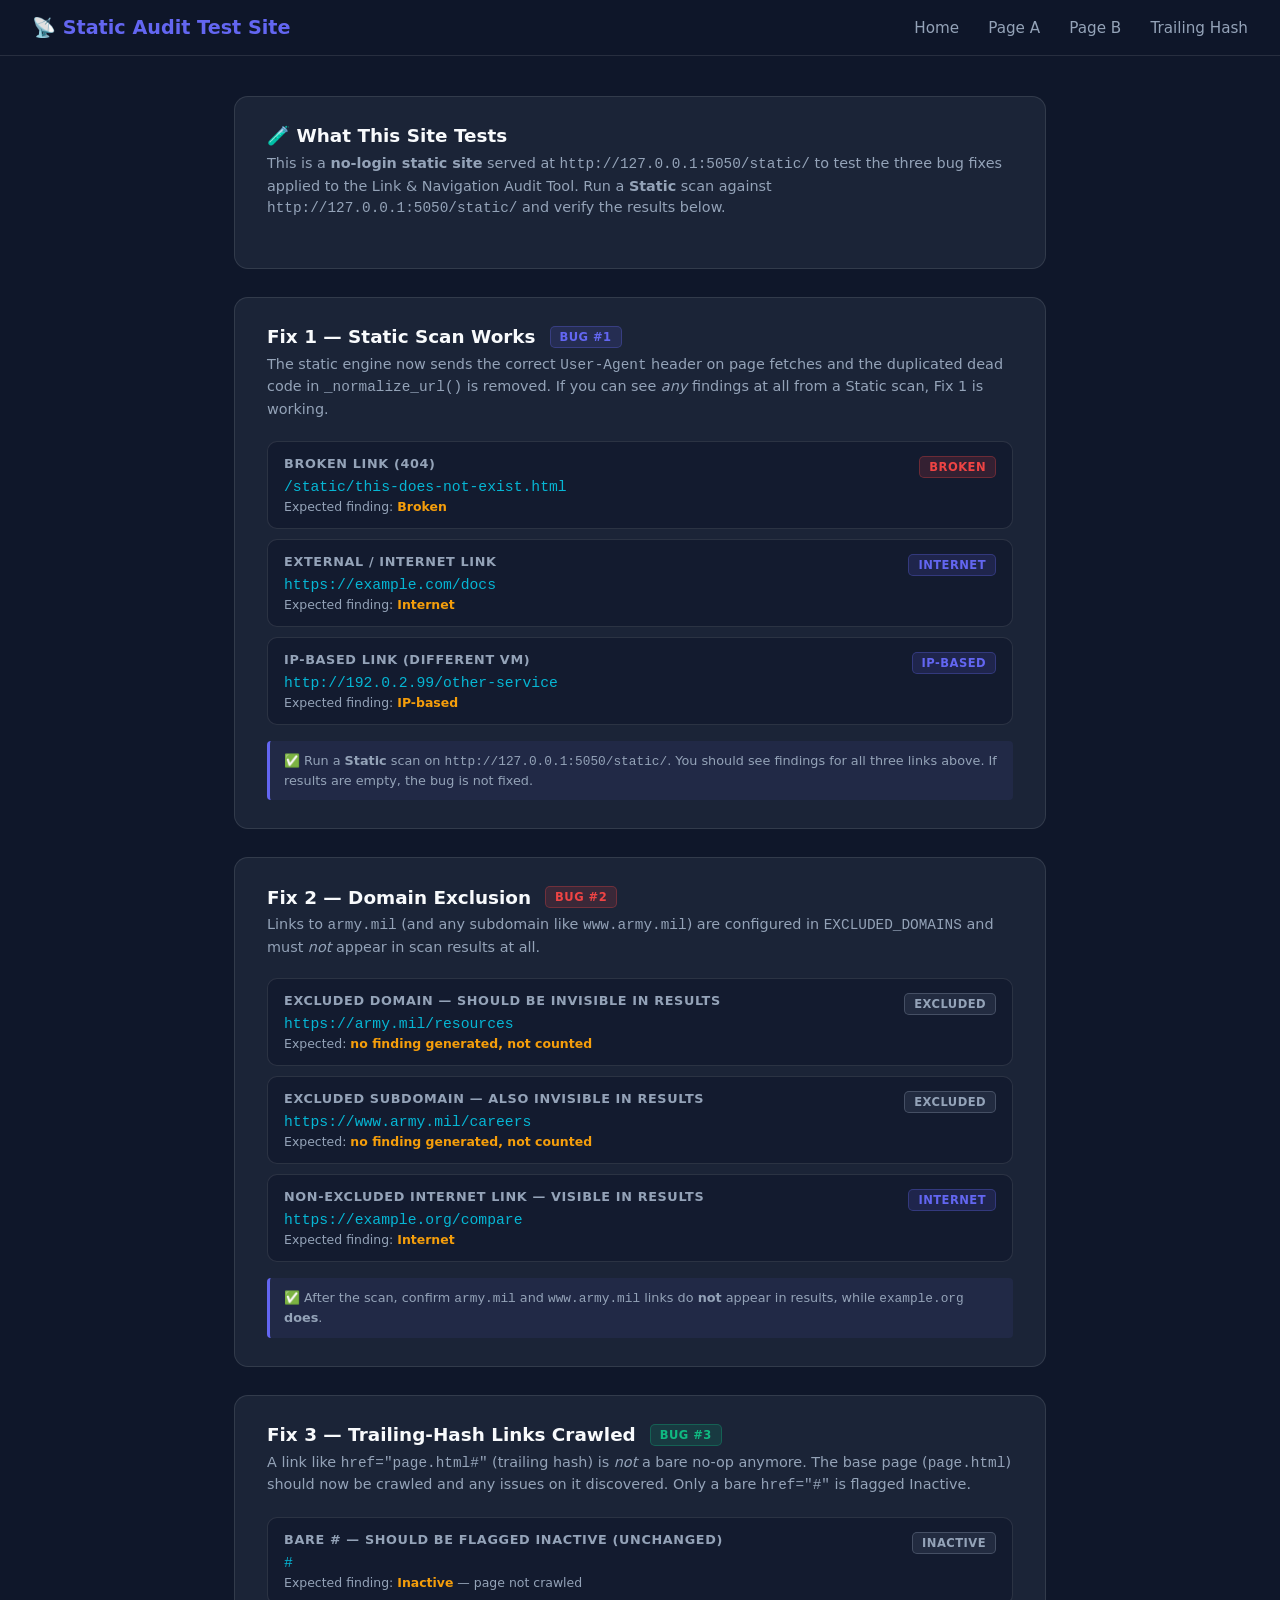
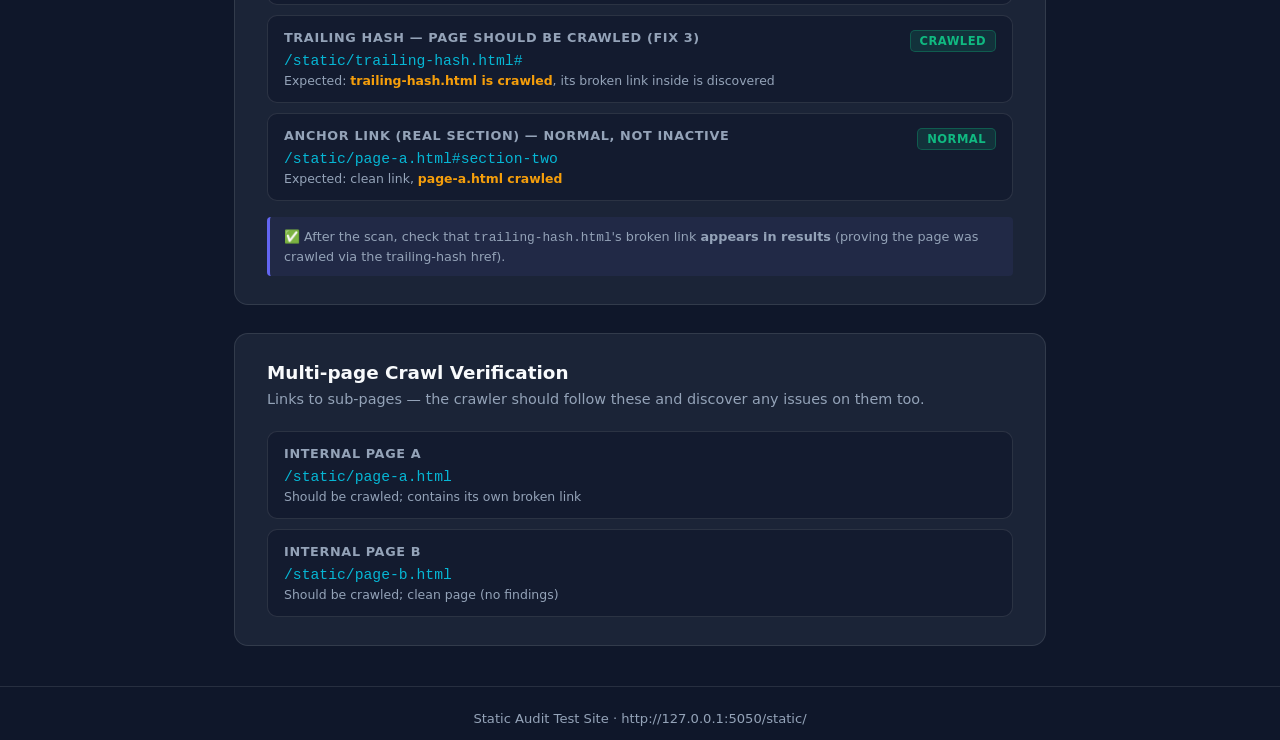
<file: test_site/static/index.html>
<!DOCTYPE html>
<html lang="en">
<head>
<meta charset="utf-8">
<meta name="viewport" content="width=device-width, initial-scale=1.0">
<title>Static Test Site — Link Audit Tool</title>
<style>
  :root {
    --bg: #0f172a;
    --card: rgba(30, 41, 59, 0.8);
    --border: rgba(255,255,255,0.1);
    --indigo: #6366f1;
    --cyan: #06b6d4;
    --green: #10b981;
    --red: #ef4444;
    --amber: #f59e0b;
    --slate: #94a3b8;
    --white: #f8fafc;
  }
  * { box-sizing: border-box; margin: 0; padding: 0; }
  body {
    font-family: system-ui, -apple-system, sans-serif;
    background: var(--bg);
    color: var(--white);
    min-height: 100vh;
  }
  header {
    background: rgba(15,23,42,0.9);
    border-bottom: 1px solid var(--border);
    padding: 16px 32px;
    display: flex;
    align-items: center;
    justify-content: space-between;
  }
  .brand { font-size: 1.2rem; font-weight: 700; color: var(--indigo); }
  nav a {
    color: var(--slate);
    text-decoration: none;
    margin-left: 24px;
    font-size: 0.95rem;
    font-weight: 500;
    transition: color 0.2s;
  }
  nav a:hover { color: var(--white); }
  .badge {
    display: inline-block;
    font-size: 0.72rem;
    font-weight: 700;
    padding: 3px 9px;
    border-radius: 5px;
    text-transform: uppercase;
    letter-spacing: 0.04em;
    margin-left: 6px;
    vertical-align: middle;
  }
  .badge-fix1  { background: rgba(99,102,241,0.15); color: var(--indigo); border: 1px solid rgba(99,102,241,0.3); }
  .badge-fix2  { background: rgba(239,68,68,0.15);  color: var(--red);    border: 1px solid rgba(239,68,68,0.3); }
  .badge-fix3  { background: rgba(16,185,129,0.15); color: var(--green);  border: 1px solid rgba(16,185,129,0.3); }
  .badge-skip  { background: rgba(148,163,184,0.12); color: var(--slate); border: 1px solid rgba(148,163,184,0.3); }

  main { max-width: 860px; margin: 40px auto; padding: 0 24px; }

  section {
    background: var(--card);
    border: 1px solid var(--border);
    border-radius: 14px;
    padding: 28px 32px;
    margin-bottom: 28px;
  }
  section h2 {
    font-size: 1.15rem;
    font-weight: 700;
    margin-bottom: 6px;
    display: flex;
    align-items: center;
    gap: 8px;
  }
  .section-desc {
    color: var(--slate);
    font-size: 0.9rem;
    margin-bottom: 20px;
    line-height: 1.5;
  }
  .link-row {
    display: flex;
    align-items: flex-start;
    justify-content: space-between;
    gap: 12px;
    padding: 14px 16px;
    background: rgba(15,23,42,0.6);
    border: 1px solid var(--border);
    border-radius: 10px;
    margin-bottom: 10px;
  }
  .link-row:last-child { margin-bottom: 0; }
  .link-row .info { flex: 1; min-width: 0; }
  .link-row .label {
    font-size: 0.8rem;
    font-weight: 600;
    color: var(--slate);
    text-transform: uppercase;
    letter-spacing: 0.05em;
    margin-bottom: 5px;
  }
  .link-row a, .link-row code {
    color: var(--cyan);
    font-family: 'Courier New', monospace;
    font-size: 0.92rem;
    word-break: break-all;
    text-decoration: none;
  }
  .link-row a:hover { text-decoration: underline; }
  .link-row .expected {
    font-size: 0.78rem;
    color: var(--slate);
    margin-top: 4px;
  }
  .link-row .expected strong { color: var(--amber); }

  .notice {
    font-size: 0.8rem;
    color: var(--slate);
    padding: 10px 14px;
    background: rgba(99,102,241,0.08);
    border-left: 3px solid var(--indigo);
    border-radius: 4px;
    margin-top: 16px;
    line-height: 1.5;
  }

  footer {
    text-align: center;
    padding: 24px;
    color: var(--slate);
    font-size: 0.82rem;
    border-top: 1px solid var(--border);
    margin-top: 40px;
  }
</style>
</head>
<body>

<header>
  <div class="brand">📡 Static Audit Test Site</div>
  <nav>
    <a href="/static/">Home</a>
    <a href="/static/page-a.html">Page A</a>
    <a href="/static/page-b.html">Page B</a>
    <a href="/static/trailing-hash.html">Trailing Hash</a>
  </nav>
</header>

<main>

  <section>
    <h2>🧪 What This Site Tests</h2>
    <p class="section-desc">
      This is a <strong>no-login static site</strong> served at <code>http://127.0.0.1:5050/static/</code>
      to test the three bug fixes applied to the Link &amp; Navigation Audit Tool.
      Run a <strong>Static</strong> scan against <code>http://127.0.0.1:5050/static/</code> and verify the results below.
    </p>
  </section>

  <!-- ── BUG FIX 1: STATIC SCAN ───────────────────────────────── -->
  <section>
    <h2>
      Fix 1 — Static Scan Works
      <span class="badge badge-fix1">Bug #1</span>
    </h2>
    <p class="section-desc">
      The static engine now sends the correct <code>User-Agent</code> header on page fetches
      and the duplicated dead code in <code>_normalize_url()</code> is removed.
      If you can see <em>any</em> findings at all from a Static scan, Fix 1 is working.
    </p>

    <div class="link-row">
      <div class="info">
        <div class="label">Broken link (404)</div>
        <a href="/static/this-does-not-exist.html">/static/this-does-not-exist.html</a>
        <div class="expected">Expected finding: <strong>Broken</strong></div>
      </div>
      <span class="badge badge-fix2">Broken</span>
    </div>

    <div class="link-row">
      <div class="info">
        <div class="label">External / internet link</div>
        <a href="https://example.com/docs">https://example.com/docs</a>
        <div class="expected">Expected finding: <strong>Internet</strong></div>
      </div>
      <span class="badge badge-fix1">Internet</span>
    </div>

    <div class="link-row">
      <div class="info">
        <div class="label">IP-based link (different VM)</div>
        <a href="http://192.0.2.99/other-service">http://192.0.2.99/other-service</a>
        <div class="expected">Expected finding: <strong>IP-based</strong></div>
      </div>
      <span class="badge badge-fix1">IP-based</span>
    </div>

    <div class="notice">
      ✅ Run a <strong>Static</strong> scan on <code>http://127.0.0.1:5050/static/</code>.
      You should see findings for all three links above. If results are empty, the bug is not fixed.
    </div>
  </section>

  <!-- ── BUG FIX 2: DOMAIN EXCLUSION ─────────────────────────── -->
  <section>
    <h2>
      Fix 2 — Domain Exclusion
      <span class="badge badge-fix2">Bug #2</span>
    </h2>
    <p class="section-desc">
      Links to <code>army.mil</code> (and any subdomain like <code>www.army.mil</code>) are
      configured in <code>EXCLUDED_DOMAINS</code> and must <em>not</em> appear in scan results at all.
    </p>

    <div class="link-row">
      <div class="info">
        <div class="label">Excluded domain — should be INVISIBLE in results</div>
        <a href="https://army.mil/resources">https://army.mil/resources</a>
        <div class="expected">Expected: <strong>no finding generated, not counted</strong></div>
      </div>
      <span class="badge badge-skip">Excluded</span>
    </div>

    <div class="link-row">
      <div class="info">
        <div class="label">Excluded subdomain — also INVISIBLE in results</div>
        <a href="https://www.army.mil/careers">https://www.army.mil/careers</a>
        <div class="expected">Expected: <strong>no finding generated, not counted</strong></div>
      </div>
      <span class="badge badge-skip">Excluded</span>
    </div>

    <div class="link-row">
      <div class="info">
        <div class="label">Non-excluded internet link — VISIBLE in results</div>
        <a href="https://example.org/compare">https://example.org/compare</a>
        <div class="expected">Expected finding: <strong>Internet</strong></div>
      </div>
      <span class="badge badge-fix1">Internet</span>
    </div>

    <div class="notice">
      ✅ After the scan, confirm <code>army.mil</code> and <code>www.army.mil</code> links
      do <strong>not</strong> appear in results, while <code>example.org</code> <strong>does</strong>.
    </div>
  </section>

  <!-- ── BUG FIX 3: TRAILING HASH LINKS ───────────────────────── -->
  <section>
    <h2>
      Fix 3 — Trailing-Hash Links Crawled
      <span class="badge badge-fix3">Bug #3</span>
    </h2>
    <p class="section-desc">
      A link like <code>href="page.html#"</code> (trailing hash) is <em>not</em> a bare
      no-op anymore. The base page (<code>page.html</code>) should now be crawled and
      any issues on it discovered. Only a bare <code>href="#"</code> is flagged Inactive.
    </p>

    <div class="link-row">
      <div class="info">
        <div class="label">Bare # — should be flagged Inactive (unchanged)</div>
        <a href="#">#</a>
        <div class="expected">Expected finding: <strong>Inactive</strong> — page not crawled</div>
      </div>
      <span class="badge badge-skip">Inactive</span>
    </div>

    <div class="link-row">
      <div class="info">
        <div class="label">Trailing hash — page SHOULD be crawled (Fix 3)</div>
        <a href="/static/trailing-hash.html#">/static/trailing-hash.html#</a>
        <div class="expected">
          Expected: <strong>trailing-hash.html is crawled</strong>, its broken link inside is discovered
        </div>
      </div>
      <span class="badge badge-fix3">Crawled</span>
    </div>

    <div class="link-row">
      <div class="info">
        <div class="label">Anchor link (real section) — normal, not inactive</div>
        <a href="/static/page-a.html#section-two">/static/page-a.html#section-two</a>
        <div class="expected">Expected: clean link, <strong>page-a.html crawled</strong></div>
      </div>
      <span class="badge badge-fix3">Normal</span>
    </div>

    <div class="notice">
      ✅ After the scan, check that <code>trailing-hash.html</code>'s broken link
      <strong>appears in results</strong> (proving the page was crawled via the trailing-hash href).
    </div>
  </section>

  <!-- ── MULTI-PAGE CRAWL ─────────────────────────────────────── -->
  <section>
    <h2>Multi-page Crawl Verification</h2>
    <p class="section-desc">
      Links to sub-pages — the crawler should follow these and discover any issues on them too.
    </p>

    <div class="link-row">
      <div class="info">
        <div class="label">Internal page A</div>
        <a href="/static/page-a.html">/static/page-a.html</a>
        <div class="expected">Should be crawled; contains its own broken link</div>
      </div>
    </div>

    <div class="link-row">
      <div class="info">
        <div class="label">Internal page B</div>
        <a href="/static/page-b.html">/static/page-b.html</a>
        <div class="expected">Should be crawled; clean page (no findings)</div>
      </div>
    </div>
  </section>

</main>

<footer>Static Audit Test Site · http://127.0.0.1:5050/static/</footer>

</body>
</html>
</file>
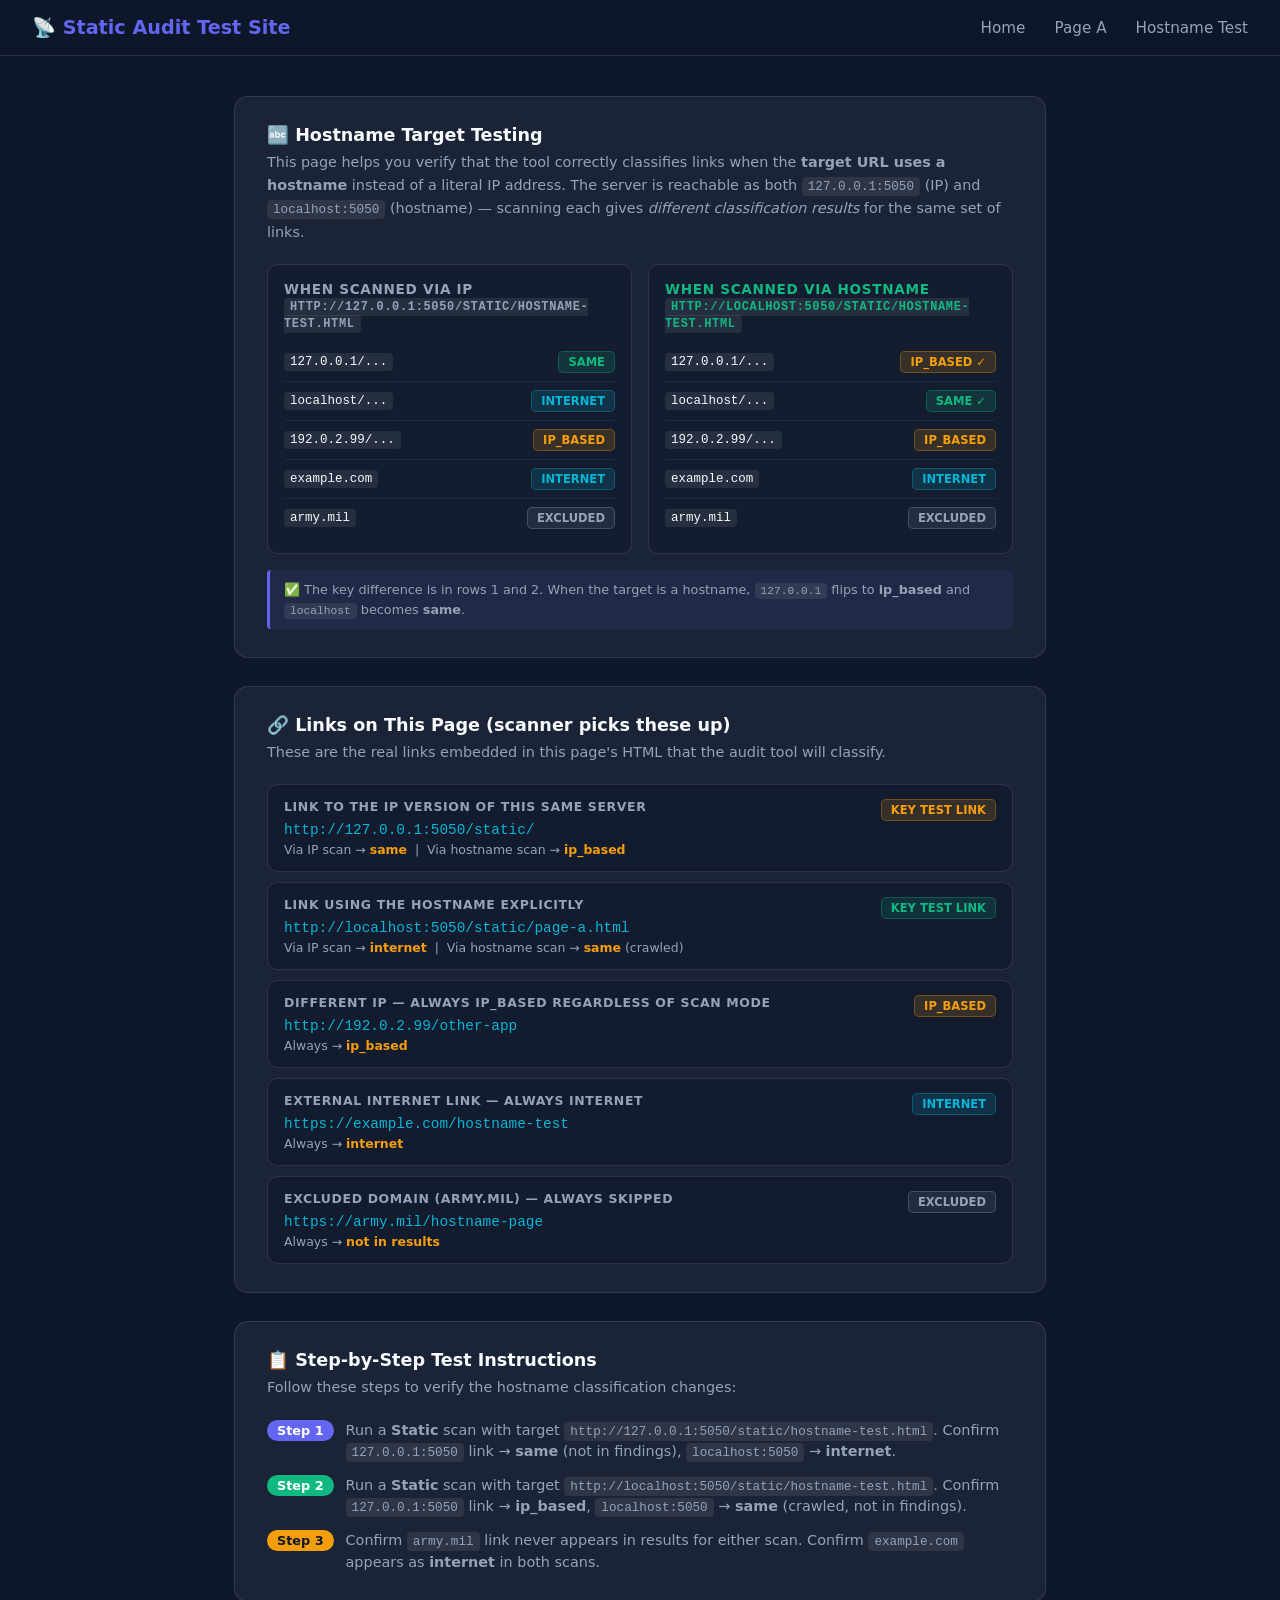
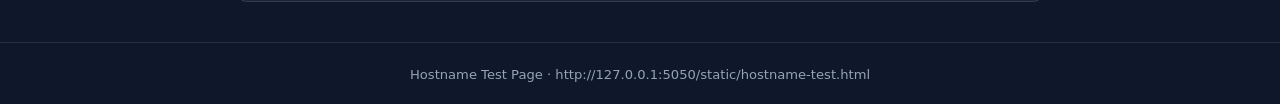
<file: test_site/static/hostname-test.html>
<!DOCTYPE html>
<html lang="en">
<head>
<meta charset="utf-8">
<title>Hostname Test — Static Audit Test Site</title>
<style>
  :root {
    --bg: #0f172a; --card: rgba(30,41,59,0.8); --border: rgba(255,255,255,0.1);
    --indigo: #6366f1; --cyan: #06b6d4; --green: #10b981;
    --red: #ef4444; --amber: #f59e0b; --slate: #94a3b8; --white: #f8fafc;
  }
  * { box-sizing: border-box; margin: 0; padding: 0; }
  body { font-family: system-ui, sans-serif; background: var(--bg); color: var(--white); min-height: 100vh; }
  header { background: rgba(15,23,42,0.9); border-bottom: 1px solid var(--border); padding: 16px 32px; display: flex; align-items: center; justify-content: space-between; }
  .brand { font-size: 1.2rem; font-weight: 700; color: var(--indigo); }
  nav a { color: var(--slate); text-decoration: none; margin-left: 24px; font-size: 0.95rem; font-weight: 500; }
  nav a:hover { color: var(--white); }
  main { max-width: 860px; margin: 40px auto; padding: 0 24px; }
  section { background: var(--card); border: 1px solid var(--border); border-radius: 14px; padding: 28px 32px; margin-bottom: 28px; }
  section h2 { font-size: 1.1rem; font-weight: 700; margin-bottom: 6px; }
  .desc { color: var(--slate); font-size: 0.9rem; margin-bottom: 20px; line-height: 1.6; }
  code { font-family: monospace; background: rgba(255,255,255,0.08); padding: 2px 6px; border-radius: 4px; font-size: 0.88em; }
  .link-row { display: flex; align-items: flex-start; justify-content: space-between; gap: 12px; padding: 14px 16px; background: rgba(15,23,42,0.6); border: 1px solid var(--border); border-radius: 10px; margin-bottom: 10px; }
  .link-row:last-child { margin-bottom: 0; }
  .info { flex: 1; }
  .label { font-size: 0.78rem; font-weight: 600; color: var(--slate); text-transform: uppercase; letter-spacing: 0.05em; margin-bottom: 5px; }
  .link-row a { color: var(--cyan); font-family: monospace; font-size: 0.9rem; text-decoration: none; }
  .link-row a:hover { text-decoration: underline; }
  .expected { font-size: 0.78rem; color: var(--slate); margin-top: 4px; }
  .expected strong { color: var(--amber); }
  .badge { display: inline-block; font-size: 0.72rem; font-weight: 700; padding: 3px 9px; border-radius: 5px; text-transform: uppercase; white-space: nowrap; }
  .b-same    { background: rgba(16,185,129,0.15);  color: var(--green);  border: 1px solid rgba(16,185,129,0.3); }
  .b-ip      { background: rgba(245,158,11,0.15);  color: var(--amber);  border: 1px solid rgba(245,158,11,0.3); }
  .b-inet    { background: rgba(6,182,212,0.15);   color: var(--cyan);   border: 1px solid rgba(6,182,212,0.3); }
  .b-excl    { background: rgba(148,163,184,0.12); color: var(--slate);  border: 1px solid rgba(148,163,184,0.3); }
  .compare { display: grid; grid-template-columns: 1fr 1fr; gap: 16px; margin-top: 16px; }
  .compare-col { background: rgba(15,23,42,0.5); border: 1px solid var(--border); border-radius: 10px; padding: 16px; }
  .compare-col h3 { font-size: 0.85rem; font-weight: 700; margin-bottom: 12px; color: var(--slate); text-transform: uppercase; letter-spacing: 0.05em; }
  .compare-col.active h3 { color: var(--green); }
  .row { display: flex; justify-content: space-between; align-items: center; padding: 8px 0; border-bottom: 1px solid rgba(255,255,255,0.05); font-size: 0.82rem; gap: 8px; }
  .row:last-child { border-bottom: none; }
  .row code { font-size: 0.78rem; }
  .notice { font-size: 0.8rem; color: var(--slate); padding: 10px 14px; background: rgba(99,102,241,0.08); border-left: 3px solid var(--indigo); border-radius: 4px; margin-top: 16px; line-height: 1.5; }
  footer { text-align: center; padding: 24px; color: var(--slate); font-size: 0.82rem; border-top: 1px solid var(--border); margin-top: 40px; }
</style>
</head>
<body>

<header>
  <div class="brand">📡 Static Audit Test Site</div>
  <nav>
    <a href="/static/">Home</a>
    <a href="/static/page-a.html">Page A</a>
    <a href="/static/hostname-test.html">Hostname Test</a>
  </nav>
</header>

<main>

  <section>
    <h2>🔤 Hostname Target Testing</h2>
    <p class="desc">
      This page helps you verify that the tool correctly classifies links when the
      <strong>target URL uses a hostname</strong> instead of a literal IP address.
      The server is reachable as both <code>127.0.0.1:5050</code> (IP) and
      <code>localhost:5050</code> (hostname) — scanning each gives <em>different classification results</em>
      for the same set of links.
    </p>

    <!-- Side-by-side comparison table -->
    <div class="compare">
      <div class="compare-col">
        <h3>When scanned via IP<br><code>http://127.0.0.1:5050/static/hostname-test.html</code></h3>
        <div class="row"><code>127.0.0.1/...</code> <span class="badge b-same">same</span></div>
        <div class="row"><code>localhost/...</code>  <span class="badge b-inet">internet</span></div>
        <div class="row"><code>192.0.2.99/...</code> <span class="badge b-ip">ip_based</span></div>
        <div class="row"><code>example.com</code>    <span class="badge b-inet">internet</span></div>
        <div class="row"><code>army.mil</code>       <span class="badge b-excl">excluded</span></div>
      </div>
      <div class="compare-col active">
        <h3>When scanned via hostname<br><code>http://localhost:5050/static/hostname-test.html</code></h3>
        <div class="row"><code>127.0.0.1/...</code> <span class="badge b-ip">ip_based ✓</span></div>
        <div class="row"><code>localhost/...</code>  <span class="badge b-same">same ✓</span></div>
        <div class="row"><code>192.0.2.99/...</code> <span class="badge b-ip">ip_based</span></div>
        <div class="row"><code>example.com</code>    <span class="badge b-inet">internet</span></div>
        <div class="row"><code>army.mil</code>       <span class="badge b-excl">excluded</span></div>
      </div>
    </div>

    <div class="notice">
      ✅ The key difference is in rows 1 and 2. When the target is a hostname,
      <code>127.0.0.1</code> flips to <strong>ip_based</strong> and <code>localhost</code>
      becomes <strong>same</strong>.
    </div>
  </section>

  <!-- Actual links for the scanner to find -->
  <section>
    <h2>🔗 Links on This Page (scanner picks these up)</h2>
    <p class="desc">These are the real links embedded in this page's HTML that the audit tool will classify.</p>

    <div class="link-row">
      <div class="info">
        <div class="label">Link to the IP version of this same server</div>
        <a href="http://127.0.0.1:5050/static/">http://127.0.0.1:5050/static/</a>
        <div class="expected">
          Via IP scan → <strong>same</strong> &nbsp;|&nbsp;
          Via hostname scan → <strong>ip_based</strong>
        </div>
      </div>
      <span class="badge b-ip">Key test link</span>
    </div>

    <div class="link-row">
      <div class="info">
        <div class="label">Link using the hostname explicitly</div>
        <a href="http://localhost:5050/static/page-a.html">http://localhost:5050/static/page-a.html</a>
        <div class="expected">
          Via IP scan → <strong>internet</strong> &nbsp;|&nbsp;
          Via hostname scan → <strong>same</strong> (crawled)
        </div>
      </div>
      <span class="badge b-same">Key test link</span>
    </div>

    <div class="link-row">
      <div class="info">
        <div class="label">Different IP — always ip_based regardless of scan mode</div>
        <a href="http://192.0.2.99/other-app">http://192.0.2.99/other-app</a>
        <div class="expected">Always → <strong>ip_based</strong></div>
      </div>
      <span class="badge b-ip">ip_based</span>
    </div>

    <div class="link-row">
      <div class="info">
        <div class="label">External internet link — always internet</div>
        <a href="https://example.com/hostname-test">https://example.com/hostname-test</a>
        <div class="expected">Always → <strong>internet</strong></div>
      </div>
      <span class="badge b-inet">internet</span>
    </div>

    <div class="link-row">
      <div class="info">
        <div class="label">Excluded domain (army.mil) — always skipped</div>
        <a href="https://army.mil/hostname-page">https://army.mil/hostname-page</a>
        <div class="expected">Always → <strong>not in results</strong></div>
      </div>
      <span class="badge b-excl">excluded</span>
    </div>
  </section>

  <section>
    <h2>📋 Step-by-Step Test Instructions</h2>
    <p class="desc">Follow these steps to verify the hostname classification changes:</p>

    <div style="counter-reset: step; display: flex; flex-direction: column; gap: 12px; margin-top: 4px;">
      <div style="display:flex; gap:12px; align-items:flex-start;">
        <span style="background:var(--indigo);color:white;font-weight:700;font-size:0.8rem;padding:3px 10px;border-radius:20px;white-space:nowrap;">Step 1</span>
        <p style="color:var(--slate);font-size:0.9rem;line-height:1.5;">
          Run a <strong>Static</strong> scan with target <code>http://127.0.0.1:5050/static/hostname-test.html</code>.
          Confirm <code>127.0.0.1:5050</code> link → <strong>same</strong> (not in findings), <code>localhost:5050</code> → <strong>internet</strong>.
        </p>
      </div>
      <div style="display:flex; gap:12px; align-items:flex-start;">
        <span style="background:var(--green);color:white;font-weight:700;font-size:0.8rem;padding:3px 10px;border-radius:20px;white-space:nowrap;">Step 2</span>
        <p style="color:var(--slate);font-size:0.9rem;line-height:1.5;">
          Run a <strong>Static</strong> scan with target <code>http://localhost:5050/static/hostname-test.html</code>.
          Confirm <code>127.0.0.1:5050</code> link → <strong>ip_based</strong>, <code>localhost:5050</code> → <strong>same</strong> (crawled, not in findings).
        </p>
      </div>
      <div style="display:flex; gap:12px; align-items:flex-start;">
        <span style="background:var(--amber);color:#0f172a;font-weight:700;font-size:0.8rem;padding:3px 10px;border-radius:20px;white-space:nowrap;">Step 3</span>
        <p style="color:var(--slate);font-size:0.9rem;line-height:1.5;">
          Confirm <code>army.mil</code> link never appears in results for either scan.
          Confirm <code>example.com</code> appears as <strong>internet</strong> in both scans.
        </p>
      </div>
    </div>
  </section>

</main>

<footer>Hostname Test Page · http://127.0.0.1:5050/static/hostname-test.html</footer>
</body>
</html>
</file>
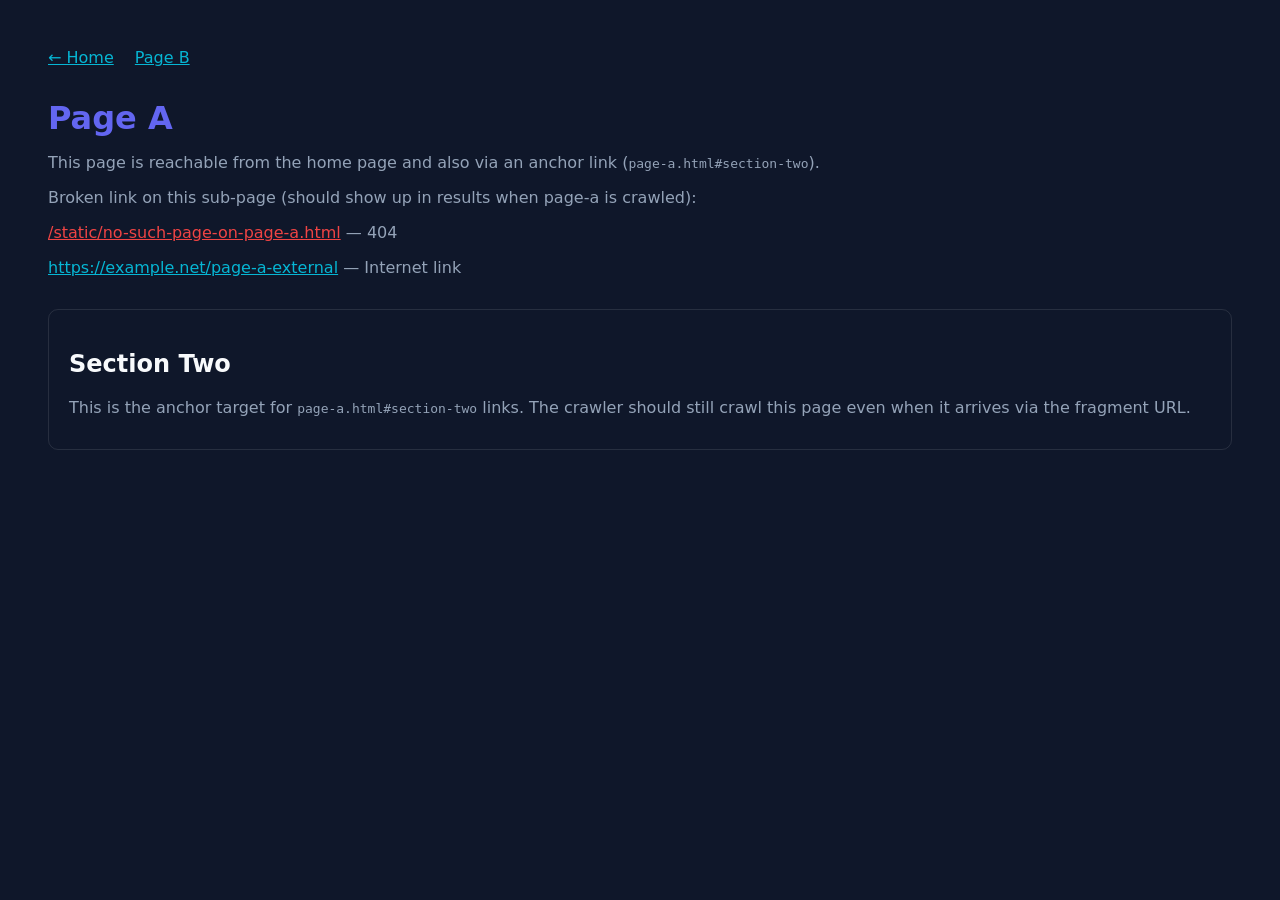
<file: test_site/static/page-a.html>
<!DOCTYPE html>
<html lang="en">
<head>
<meta charset="utf-8">
<title>Page A — Static Audit Test Site</title>
<style>
  body { font-family: system-ui, sans-serif; background: #0f172a; color: #f8fafc; padding: 40px; }
  h1 { color: #6366f1; margin-bottom: 16px; }
  p { color: #94a3b8; margin-bottom: 12px; }
  a { color: #06b6d4; }
  nav { margin-bottom: 32px; }
  nav a { margin-right: 16px; }
  .broken { color: #ef4444; }
  #section-two { margin-top: 32px; padding: 20px; border: 1px solid rgba(255,255,255,0.1); border-radius: 10px; }
</style>
</head>
<body>
  <nav>
    <a href="/static/">← Home</a>
    <a href="/static/page-b.html">Page B</a>
  </nav>

  <h1>Page A</h1>
  <p>This page is reachable from the home page and also via an anchor link (<code>page-a.html#section-two</code>).</p>

  <!-- Broken link on Page A — should be discovered when crawler follows the link from home -->
  <p>Broken link on this sub-page (should show up in results when page-a is crawled):</p>
  <p><a href="/static/no-such-page-on-page-a.html" class="broken">/static/no-such-page-on-page-a.html</a> — 404</p>

  <!-- External link on Page A -->
  <p><a href="https://example.net/page-a-external">https://example.net/page-a-external</a> — Internet link</p>

  <div id="section-two">
    <h2>Section Two</h2>
    <p>This is the anchor target for <code>page-a.html#section-two</code> links. The crawler should still crawl this page
    even when it arrives via the fragment URL.</p>
  </div>
</body>
</html>
</file>
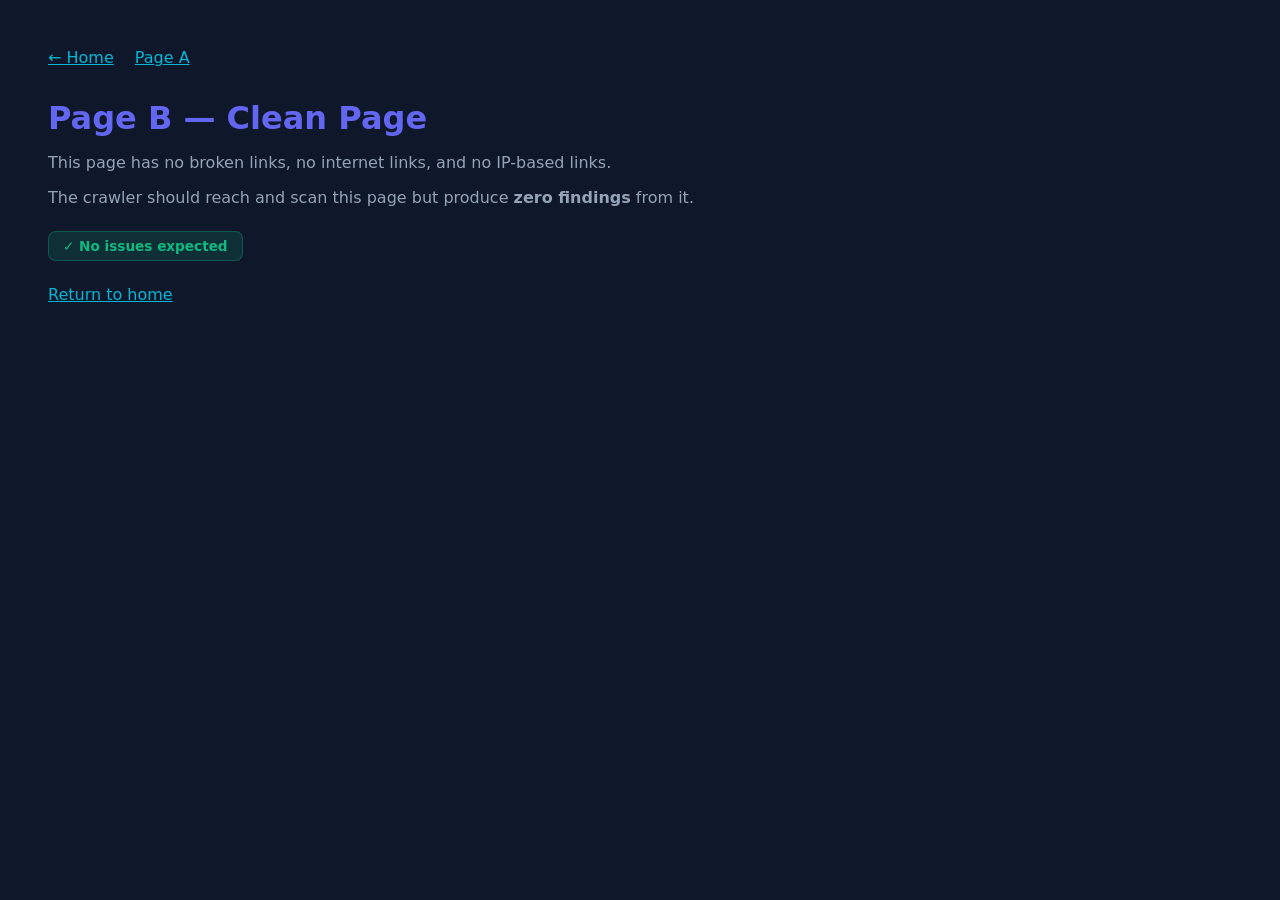
<file: test_site/static/page-b.html>
<!DOCTYPE html>
<html lang="en">
<head>
<meta charset="utf-8">
<title>Page B — Static Audit Test Site</title>
<style>
  body { font-family: system-ui, sans-serif; background: #0f172a; color: #f8fafc; padding: 40px; }
  h1 { color: #6366f1; margin-bottom: 16px; }
  p { color: #94a3b8; margin-bottom: 12px; }
  a { color: #06b6d4; }
  nav { margin-bottom: 32px; }
  nav a { margin-right: 16px; }
  .clean-badge {
    display: inline-block;
    padding: 6px 14px;
    background: rgba(16,185,129,0.15);
    color: #10b981;
    border: 1px solid rgba(16,185,129,0.3);
    border-radius: 8px;
    font-size: 0.85rem;
    font-weight: 600;
    margin-top: 12px;
  }
</style>
</head>
<body>
  <nav>
    <a href="/static/">← Home</a>
    <a href="/static/page-a.html">Page A</a>
  </nav>

  <h1>Page B — Clean Page</h1>
  <p>This page has no broken links, no internet links, and no IP-based links.</p>
  <p>The crawler should reach and scan this page but produce <strong>zero findings</strong> from it.</p>
  <span class="clean-badge">✓ No issues expected</span>

  <!-- Only valid internal link back -->
  <p style="margin-top: 24px;"><a href="/static/">Return to home</a></p>
</body>
</html>
</file>
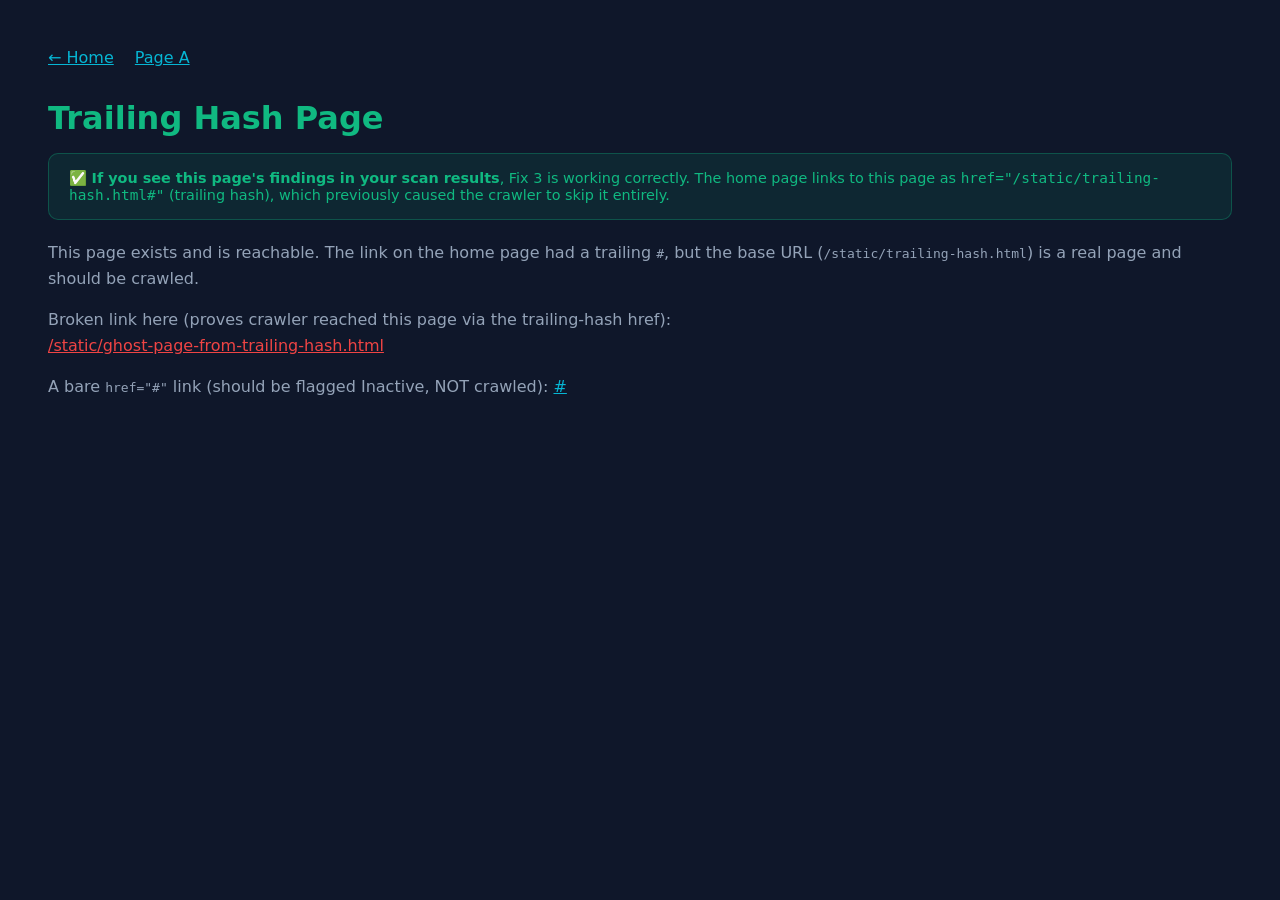
<file: test_site/static/trailing-hash.html>
<!DOCTYPE html>
<html lang="en">
<head>
<meta charset="utf-8">
<title>Trailing Hash Test — Static Audit Test Site</title>
<style>
  body { font-family: system-ui, sans-serif; background: #0f172a; color: #f8fafc; padding: 40px; }
  h1 { color: #10b981; margin-bottom: 16px; }
  p { color: #94a3b8; margin-bottom: 12px; line-height: 1.6; }
  a { color: #06b6d4; }
  nav { margin-bottom: 32px; }
  nav a { margin-right: 16px; }
  .highlight {
    padding: 16px 20px;
    background: rgba(16,185,129,0.1);
    border: 1px solid rgba(16,185,129,0.3);
    border-radius: 10px;
    margin-bottom: 20px;
    font-size: 0.9rem;
    color: #10b981;
  }
  .broken { color: #ef4444; }
</style>
</head>
<body>
  <nav>
    <a href="/static/">← Home</a>
    <a href="/static/page-a.html">Page A</a>
  </nav>

  <h1>Trailing Hash Page</h1>

  <div class="highlight">
    ✅ <strong>If you see this page's findings in your scan results</strong>, Fix 3 is working correctly.
    The home page links to this page as <code>href="/static/trailing-hash.html#"</code>
    (trailing hash), which previously caused the crawler to skip it entirely.
  </div>

  <p>This page exists and is reachable. The link on the home page had a trailing <code>#</code>,
  but the base URL (<code>/static/trailing-hash.html</code>) is a real page and should be crawled.</p>

  <!-- Broken link deliberately placed here so its discovery proves this page was crawled -->
  <p>
    Broken link here (proves crawler reached this page via the trailing-hash href):<br>
    <a href="/static/ghost-page-from-trailing-hash.html" class="broken">
      /static/ghost-page-from-trailing-hash.html
    </a>
  </p>

  <!-- Bare # link for contrast -->
  <p>A bare <code>href="#"</code> link (should be flagged Inactive, NOT crawled):
    <a href="#">#</a>
  </p>
</body>
</html>
</file>
